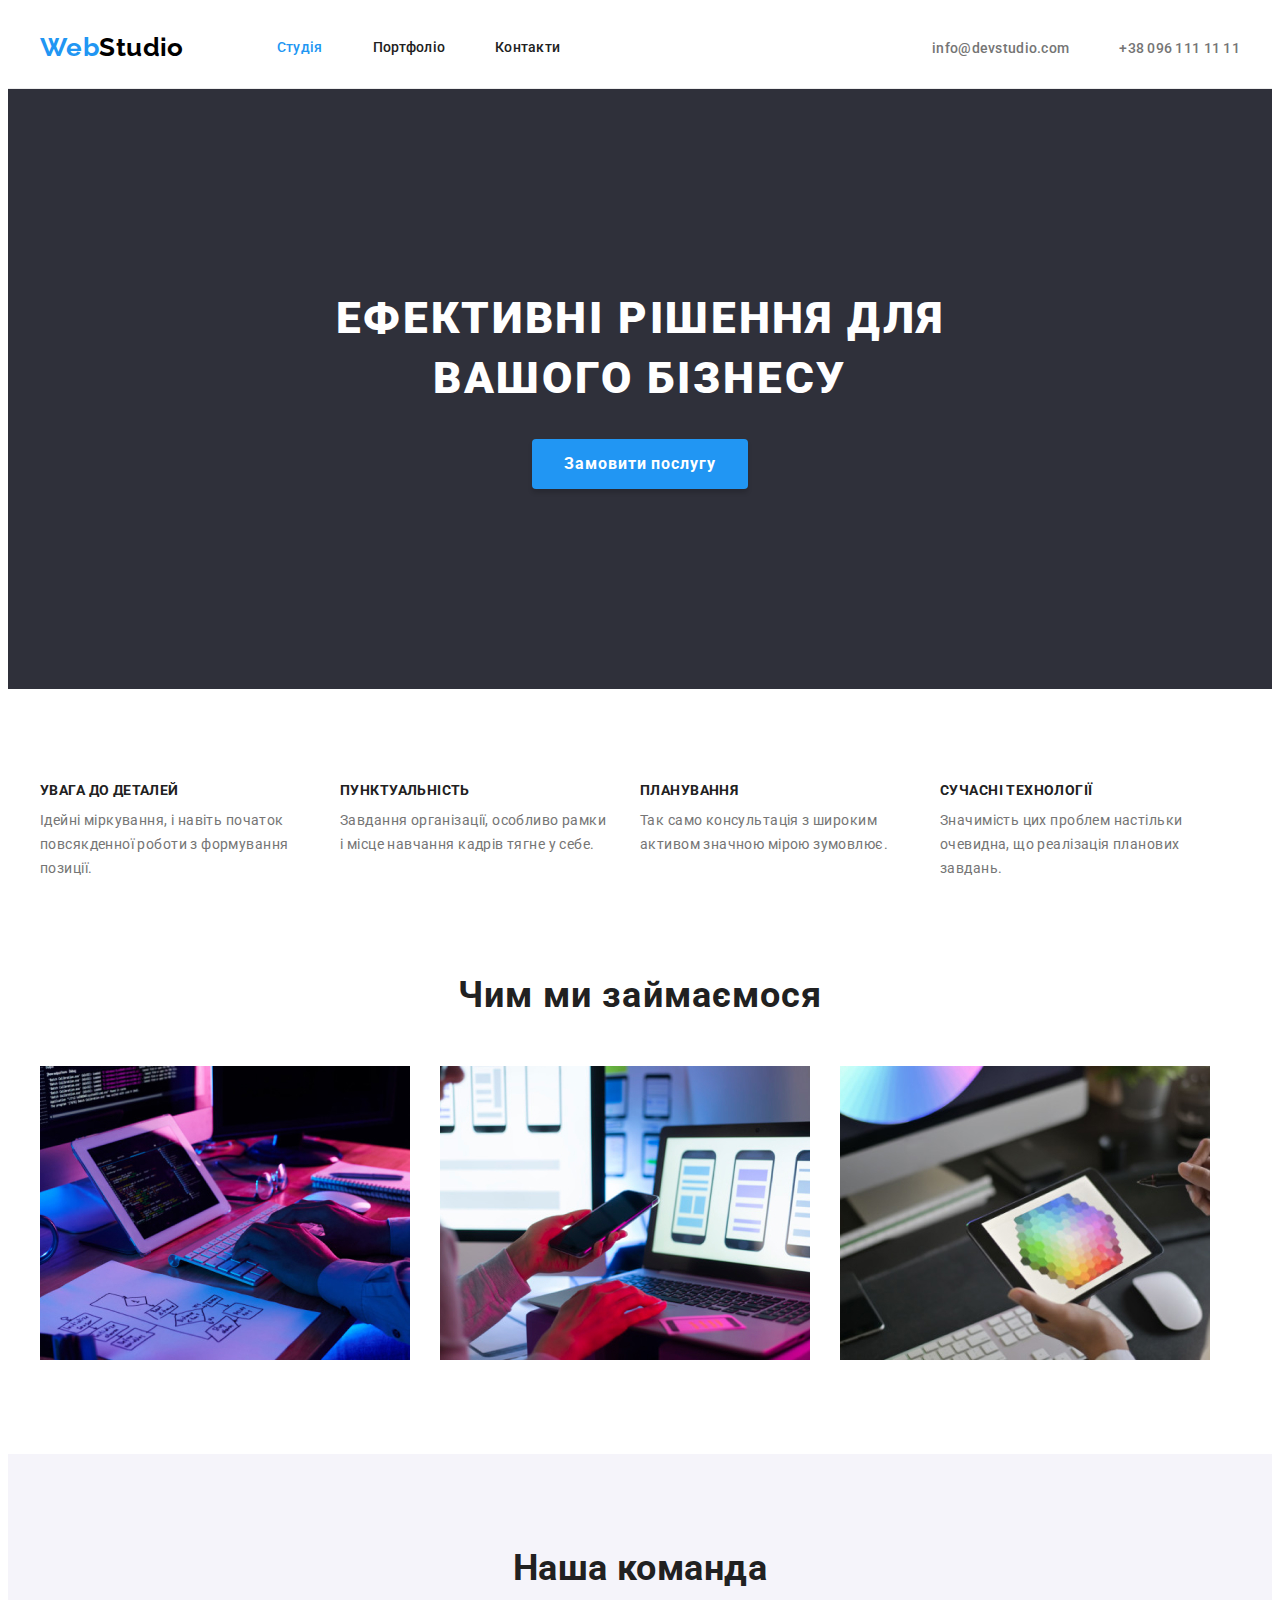
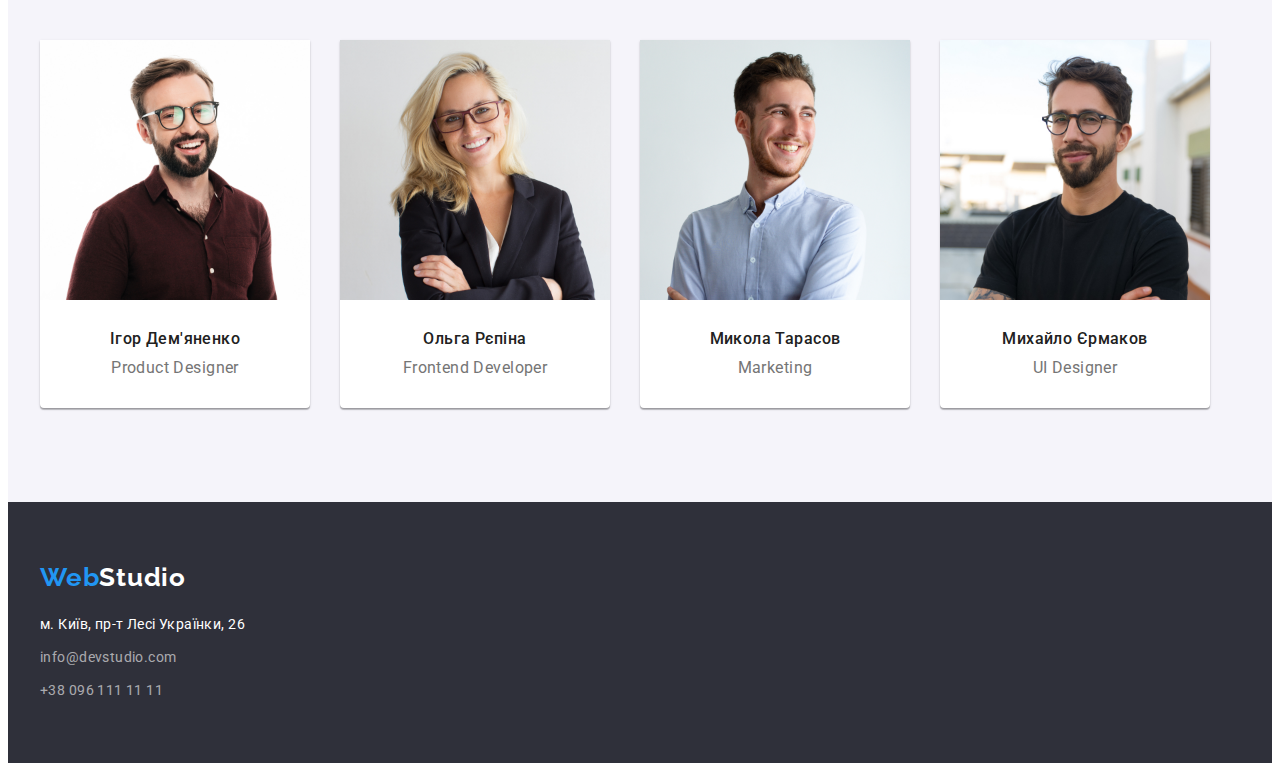
<file: index.html>
<!DOCTYPE html>
<html lang="en">
<head>
    <meta charset="UTF-8">
    <meta http-equiv="X-UA-Compatible" content="IE=edge">
    <meta name="viewport" content="width=device-width, initial-scale=1.0">
    <title>WebStudio</title>
    <link rel="preconnect" href="https://fonts.googleapis.com">
    <link rel="preconnect" href="https://fonts.gstatic.com" crossorigin>
    <link href="https://fonts.googleapis.com/css2?family=Montserrat:wght@400;700&family=Raleway:wght@700&family=Roboto:wght@400;500;700;900&display=swap" rel="stylesheet">
    <link rel="stylesheet" href="https://cdnjs.cloudflare.com/ajax/libs/modern-normalize/1.1.0/modern-normalize.min.css" integrity="sha512-wpPYUAdjBVSE4KJnH1VR1HeZfpl1ub8YT/NKx4PuQ5NmX2tKuGu6U/JRp5y+Y8XG2tV+wKQpNHVUX03MfMFn9Q==" crossorigin="anonymous" referrerpolicy="no-referrer" />
    <link rel="stylesheet" href="./css/style.css">
</head>
<body>
    <header class="header">
        <div class="container main-header">
            <nav class="main-nav">
                <a class="link-logo" href="./index.html"> <span class="word">Web</span>Studio</a>
            <ul class="header-list list">
                <li class="header-details"> 
                    <a class="header-item link current" href="./index.html">Студія</a></li>
                <li class="header-details">
                    <a class="header-item link " href="./portfolio.html">Портфоліо</a></li>
                <li class="header-details"> 
                    <a class="header-item link" href="">Контакти</a></li>
            </ul>
            </nav>
            <ul class="header-connection list">
                 <li class="header-details">
                    <a class="header-contact link" href="mailto:info@devstudio.com">info@devstudio.com</a></li>
                <li>
                    <a class="header-contact link" href="tel:+380961111111">+38 096 111 11 11</a></li>
            </ul>
        </div>
    </header>
<main>
    <section class="hero">
           <div class="container">
            <h1 class="hero-title">Ефективні рішення для вашого бізнесу</h1>
            <button class="hero-button" type="button">Замовити послугу</button>
           </div>
    </section>
    <section class="description">
       <div class="container">
        <h2 class="visually-hidden">Нотатки</h2>
        <ul class="list-item list">
            <li class="description-list">
                <h3 class="description-title">Увага до деталей</h3>
                <p class="description-text">Ідейні міркування, і навіть початок повсякденної роботи з формування позиції.</p>
            </li>
            <li class="description-list">
                <h3 class="description-title">Пунктуальність</h3>
                <p class="description-text">Завдання організації, особливо рамки і місце навчання кадрів тягне у себе.</p>
            </li>
            <li class="description-list">
                <h3 class="description-title">Планування</h3>
                <p class="description-text">Так само консультація з широким активом значною мірою зумовлює.</p>
            </li>
            <li class="description-list">
                <h3 class="description-title">Сучасні технології</h3>
                <p class="description-text">Значимість цих проблем настільки очевидна, що реалізація планових завдань.</p>
            </li>
        </ul>
       </div>
    </section>
    <section class="work">
        <div class="container">
            <h2 class="work-title">Чим ми займаємося</h2>
            <ul class="photo-item list">
                <li class="work-photo">
                    <div class="img">
                        <img src="./img/box1.jpg" alt="розробка сайту" width="370">
                    </div>
                </li>
                <li class="work-photo">
                    <div class="img">
                        <img src="./img/box2.jpg" alt="конфігурація додатку" width="370">
                    </div>
                </li>
                <li class="work-photo">
                    <div class="img">
                        <img src="./img/box3.jpg" alt="дизайнерське оформлення" width="370">
                    </div>
                </li>
            </ul>
        </div>
    </section>
    <section class="team">
       <div class="container">
        <h2 class="team-title">Наша команда</h2>
        <ul class="team-info list">
            <li class="team-list">
                <div class="img">
                    <img src="./img/ihor.jpg" alt="чоловік в бордовій сорочці" width="270">
                </div>
                <div class="team-detais">
                    <h3 class="team-name">Ігор Дем'яненко</h3>
                    <p class="team-text">Product Designer</p>
                </div>
            </li>
            <li class="team-list">
                <img src="./img/olga.jpg" alt="жінка в піджаку" width="270">
                <div class="team-detais">
                    <h3 class="team-name">Ольга Рєпіна</h3>
                    <p class="team-text">Frontend Developer</p>
                </div>
            </li>
            <li class="team-list">
                <div class="img">
                    <img src="./img/mykola.jpg" alt="чоловік у світлій сорочці" width="270">
                </div>
                <div class="team-detais">
                    <h3 class="team-name">Микола Тарасов</h3>
                    <p class="team-text">Marketing</p>
                </div>
            </li>
            <li class="team-list">
                <div class="img">
                    <img src="./img/mykhailo.jpg" alt="чоловік у чорній футболці" width="270">
                </div>
                <div class="team-detais">
                    <h3 class="team-name">Михайло Єрмаков</h3>
                    <p class="team-text">UI Designer</p>
                </div>
            </li>
        </ul>
       </div>
    </section>
</main>
<footer>
   <div class="container">
    <a class="footer-logo" href="./index.html"> <span class="word">Web</span>Studio</a>
    <address class="address">
        <ul class="list">
            <li class="contact-info">
                <a class="adress-street link" href="https://goo.gl/maps/QFb7DLTNwbbbnxzx8" target="_blank"
                    rel="noreferrer noopener">м. Київ, пр-т Лесі Українки, 26</a>
            </li>
            <li class="contact-info"><a class="adress-mail link" href="mailto:info@devstudio.com">info@devstudio.com</a></li>
            <li class="contact-info"><a class="adress-phone link" href="tel:+380961111111">+38 096 111 11 11</a></li>
        </ul>
    </address>
   </div>
</footer>
</body>
</html>
</file>
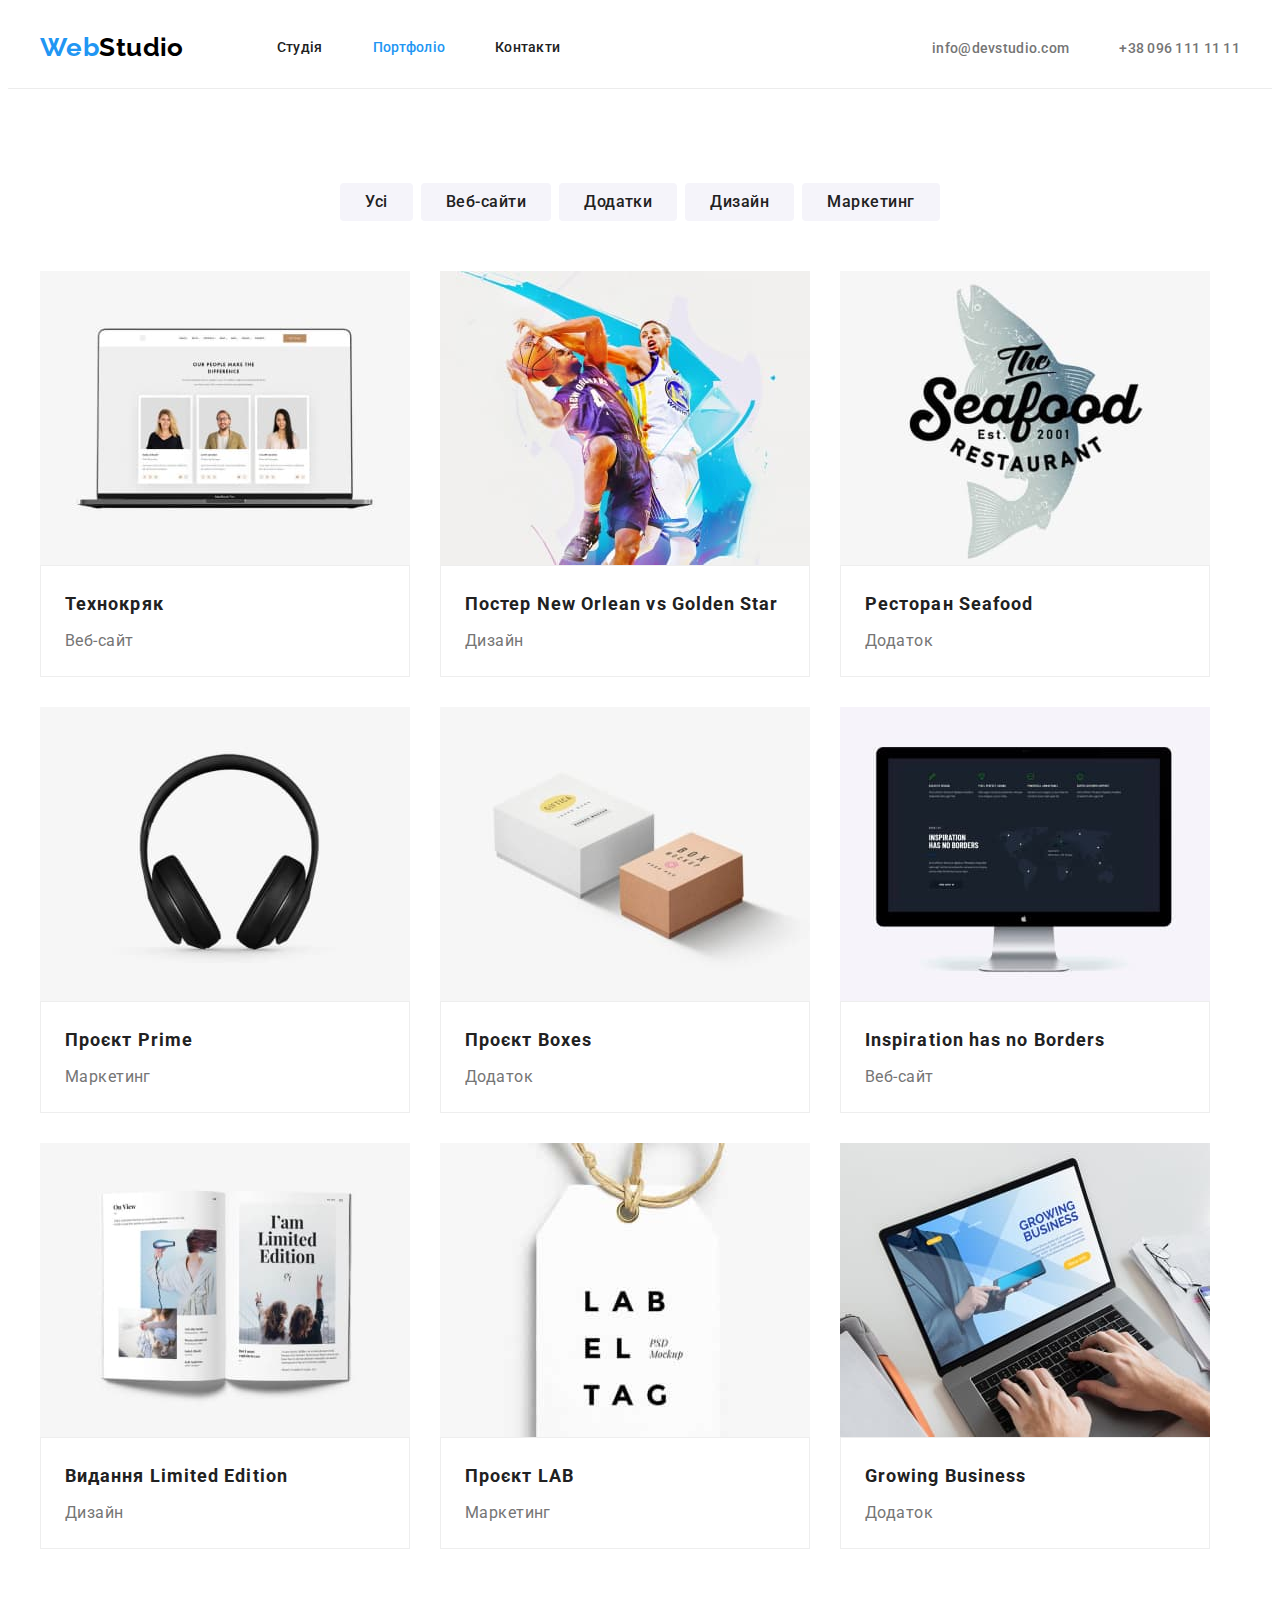
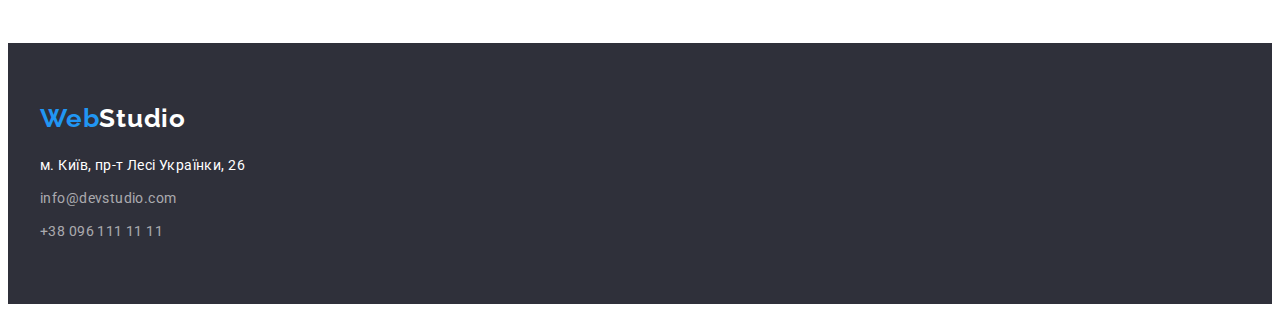
<file: portfolio.html>
<!DOCTYPE html>
<html lang="en">
<head>
    <meta charset="UTF-8">
    <meta http-equiv="X-UA-Compatible" content="IE=edge">
    <meta name="viewport" content="width=device-width, initial-scale=1.0">
    <title>Портфоліо</title>
    <link rel="preconnect" href="https://fonts.googleapis.com">
    <link rel="preconnect" href="https://fonts.gstatic.com" crossorigin>
    <link href="https://fonts.googleapis.com/css2?family=Montserrat:wght@400;700&family=Raleway:wght@700&family=Roboto:wght@400;500;700;900&display=swap" rel="stylesheet">
    <link rel="stylesheet" href="https://cdnjs.cloudflare.com/ajax/libs/modern-normalize/1.1.0/modern-normalize.min.css" integrity="sha512-wpPYUAdjBVSE4KJnH1VR1HeZfpl1ub8YT/NKx4PuQ5NmX2tKuGu6U/JRp5y+Y8XG2tV+wKQpNHVUX03MfMFn9Q==" crossorigin="anonymous" referrerpolicy="no-referrer" />
    <link rel="stylesheet" href="./css/style.css">
</head>
<body>
    <header class="header">
        <div class="container main-header">
            <nav class="main-nav">
                <a class="link-logo" href="./index.html"> <span class="word">Web</span>Studio</a>
                <ul class="header-list list">
                    <li class="header-details">
                        <a class="header-item link " href="./index.html">Студія</a>
                    </li>
                    <li class="header-details">
                        <a class="header-item link current" href="./portfolio.html">Портфоліо</a>
                    </li>
                    <li class="header-details">
                        <a class="header-item link" href="">Контакти</a>
                    </li>
                </ul>
            </nav>
            <ul class="header-connection list">
                <li class="header-details">
                    <a class="header-contact link" href="mailto:info@devstudio.com">info@devstudio.com</a>
                </li>
                <li>
                    <a class="header-contact link" href="tel:+380961111111">+38 096 111 11 11</a>
                </li>
            </ul>
        </div>
    </header>
    </header>
    <main>
        <section class="services">
       <div class="container">
        <h1 class="visually-hidden">Послуги сайту</h1>
        <ul class="option-list list">
            <li class="button-name">
                <button class="button-title" type="button">Усі</button>
            </li>
            <li class="button-name">
                <button class="button-title" type="button">Веб-сайти</button>
            </li>
            <li class="button-name">
                <button class="button-title" type="button">Додатки</button>
            </li>
            <li class="button-name">
                <button class="button-title" type="button">Дизайн</button>
            </li>
            <li class="button-name">
                <button class="button-title" type="button">Маркетинг</button>
            </li>
        </ul>
            <ul class="service-item list">
                <li class="services-info">
                    <img src="./img/img1.jpg" alt="Ноутбук з відкритою інтернет сторінкою" width="370">
                    <div class="services-navigation">
                        <h2 class="services-title">Технокряк</h2>
                        <p class="services-text">Веб-сайт</p>
                    </div>
                </li>
                <li class="services-info" >
                    <img src="./img/img2.jpg" alt="Гравці баскетболу у русі">
                    <div class="services-navigation">
                        <h2 class="services-title">Постер New Orlean vs Golden Star</h2>
                        <p class="services-text">Дизайн</p>
                    </div>
                </li>
                <li class="services-info" >
                    <img src="./img/img3.jpg" alt="Риба - логотип ресторану" width="370">
                    <div class="services-navigation">
                        <h2 class="services-title">Ресторан Seafood</h2>
                        <p class="services-text">Додаток</p>
                    </div>
                </li>
                <li class="services-info" >
                    <img src="./img/img4.jpg" alt="Чорні навушники" width="370">
                    <div class="services-navigation">
                        <h2 class="services-title">Проєкт Prime</h2>
                        <p class="services-text">Маркетинг</p>
                    </div>
                </li>
                <li class="services-info">
                    <img src="./img/img5.jpg" alt="Сіра та коричнева коробки">
                    <div class="services-navigation">
                        <h2 class="services-title">Проєкт Boxes</h2>
                        <p class="services-text">Додаток</p>
                    </div>
                </li>
                <li class="services-info" >
                    <img src="./img/img6.jpg" alt="Монітор комп'ютера з відкритою веб сторінкою" width="370">
                    <div class="services-navigation">
                        <h2 class="services-title">Inspiration has no Borders</h2>
                        <p class="services-text">Веб-сайт</p>
                    </div>
                </li>
                <li class="services-info">
                    <img src="./img/img7.jpg" alt="Відкритий журнал" width="370">
                    <div class="services-navigation">
                        <h2 class="services-title">Видання Limited Edition</h2>
                        <p class="services-text">Дизайн</p>
                    </div>
                </li>
                <li class="services-info">
                    <img src="./img/img8.jpg" alt="Етикетка товару" width="370">
                    <div class="services-navigation">
                        <h2 class="services-title">Проєкт LAB</h2>
                        <p class="services-text">Маркетинг</p>
                    </div>
                </li>
                <li class="services-info">
                    <img src="./img/img9.jpg" alt="Робочий процес на ноутбуці" width="370">
                    <div class="services-navigation">
                        <h2 class="services-title">Growing Business</h2>
                        <p class="services-text">Додаток</p>
                    </div>
                </li>
            </ul>
        </div>
        </section>
    </main>
    <footer>
        <div class="container">
            <a class="footer-logo" href="./index.html"> <span class="word">Web</span>Studio</a>
            <address class="address">
                <ul class="list">
                    <li class="contact-info">
                        <a class="adress-street link" href="https://goo.gl/maps/QFb7DLTNwbbbnxzx8" target="_blank"
                            rel="noreferrer noopener">м. Київ, пр-т Лесі Українки, 26</a>
                    </li>
                    <li class="contact-info"><a class="adress-mail link"
                            href="mailto:info@devstudio.com">info@devstudio.com</a></li>
                    <li class="contact-info"><a class="adress-phone link" href="tel:+380961111111">+38 096 111 11 11</a>
                    </li>
                </ul>
            </address>
        </div>
    </footer>
</body>
</html>
</file>
<file: css/style.css>
:root{
    --main-background: #FFFFFF;
    --main-font: 'Roboto', sans-serif;
    --main-titlet-color: #212121;
    --main-text-color: #757575;
    --main-accent-color: #2196F3;
    --main-photo-background: #EEEEEE;
    --second-logo-color:#000000;
    --button-color: #F5F4FA;
    --color: #FFFFFF 60 %;
    --color-section: #2F303A;
    --line-color: #ECECEC;
}

p, h1, h2, h3, h4, h5, h6{
    margin: 0px;
}

ul{
    margin: 0;
    padding-left: 0px;
}

img{
    display: block;
    max-width: 100%;
    height: auto;
}


body{
    font-family: var(--main-font);
    background: var(--main-background) ;
    color: var(--main-text-color);
    font-size: 14px;
    letter-spacing: 0.03em;
}

.list{
    list-style: none;
}

.link{
    text-decoration: none;
}
 


.visually-hidden {
    position: absolute;
     white-space: nowrap;
     width: 1px;
     height: 1px;
     overflow: hidden;
     border: 0;
     padding: 0;
     clip: rect(0 0 0 0);
     clip-path: inset(50%);
     margin: -1px;
   }
/*Header*/

.container{
    width: 1200px;
    padding-right: 15px;
    padding-left: 15px;
    margin: 0 auto;

}


.header{
    border-bottom: 1px solid var(--line-color);
}
.main-header{
    display: flex;
    
    
}

.link-logo{
    font-family: 'Raleway';
    font-weight: 700;
    font-size: 26px;
    line-height: 1.20;
    color: #000000;
    text-decoration: none;

    margin-right: 93px;
    padding-bottom: 25px;
    padding-top:  24px; 
    
}

.word{
    font-weight: 700;
    font-size: 26px;
    line-height: 1.20;
    color: #2196F3;
    letter-spacing: 0.03em;

}

.main-nav{
    display: flex;
    align-items: center;
}

.header-list{
    display: flex;
    align-items: center;
   

}


.header-item{
    display: block;
    padding-top: 32px;
    padding-bottom: 32px;


    font-weight: 500;
    line-height: 1.14;
    letter-spacing: 0.02em;
    color: var(--main-titlet-color);
    
}

.header-details:not(:last-child){
    margin-right: 50px;
}

.header-item:hover,
.header-item:focus,
.header-contact:hover,
.header-contact:focus{
    color: var(--main-accent-color) ;
}


.header-item:hover, 
.header-item:focus{
    color: var(--main-accent-color);

}

.current{
    color: var(--main-accent-color);
}


.header-connection{
    display: flex;
    align-items: center;
    margin-left: auto;
   

}
.header-contact{
    display: block;
    padding-top: 32px;
    padding-bottom: 32px;

    font-weight: 500;
    line-height: 16px;
    letter-spacing: 0.02em;
    color: var(--main-text-color);
}



/*Main*/

/*hero*/
  
.hero{
    background-color: #2F303A;
    padding-top: 200px;
    padding-bottom: 200px;
    text-align: center;
}



.hero-title{
    width: 696px;
    margin:0 auto;
    margin-bottom: 30px;
    
    
    
    font-family: var(--main-font);
    font-weight: 900;
    font-size: 44px;
    line-height: 1.36;
    text-align: center;
    text-transform: uppercase;
    letter-spacing: 0.06em;
    color: #FFFFFF;
}

.hero-button{
    padding-top: 10px;
    padding-right: 32px;
    padding-bottom: 10px;
    padding-left: 32px;
    

    font-family: var(--main-font);
    font-weight: 700;
    font-size: 16px;
    line-height: 1.87;
    text-align: center;
    color: var(--main-background);
    letter-spacing: 0.06em;
    background-color: var(--main-accent-color);
    box-shadow: 0px 4px 4px rgba(0, 0, 0, 0.15);
    border-radius: 4px;
    cursor: pointer;
    border: none;
}


/*description*/

.description{
    padding-top: 94px;
    padding-bottom: 94px;
}

.list-item{
    display: flex;


}

.description-title{
    margin-bottom: 10px;


    font-weight: 700;
    font-size: 14px;
    line-height: 1.14;
    color: var(--main-titlet-color);
    text-transform: uppercase;

}

.description-list{
    flex-basis: 270px;
}

.description-list:not(:last-child){
    margin-right: 30px;
}

.description-text{
   
    line-height: 1.71;
   
}

/*Work*/

.work{
    padding-bottom: 94px;
}


.photo-item{
    display: flex;
}

.work-photo:not(:last-child){
    margin-right: 30px;
}

.work-photo{
    display: block;
}



.work-title{
    margin-bottom: 50px;

    font-weight: 700;
    font-size: 36px;
    line-height: 1.16;
    text-align: center;
    letter-spacing: 0.03em;
    color: var(--main-titlet-color);
}

/*Team*/
.team{
    background-color: var(--button-color);
    padding-bottom: 94px;
    padding-top: 94px;
}

.team-info{
    display: flex;
}

.team-title{
    margin-bottom: 50px;

    font-weight: 700;
    font-size: 36px;
    line-height: 1.16;
    text-align: center;
    color:var(--main-titlet-color) ;
}

.team-list{
    box-shadow: 0px 1px 3px rgba(0, 0, 0, 0.12), 0px 1px 1px rgba(0, 0, 0, 0.14), 0px 2px 1px rgba(0, 0, 0, 0.2);
    border-radius: 0px 0px 4px 4px;
    background-color: var(--main-background);
}

.team-list:not(:last-child){
    margin-right: 30px;
}

.team-detais{
    padding-top: 30px;
    padding-bottom: 30px;
    text-align: center;
}


.team-name{
    margin-bottom: 10px;

    font-weight: 500;
    font-size: 16px;
    line-height: 1.18;
    color:var(--main-titlet-color) ;
}
.team-text{
    font-weight: 400;
    font-size: 16px;
    line-height: 1.18;
    

}

/*Footer*/

footer{
    background-color:  #2F303A;;
    padding-top: 60px;
    padding-bottom: 60px;
}

.footer-logo{
    font-family: 'Raleway';
    font-weight: 700;
    font-size: 26px;
    line-height: 1.20;
    color: var(--main-background);
    letter-spacing: 0.03em;
    text-decoration: none;
}

.adress-street{
    font-style: normal;
        font-weight: 400;
        font-size: 14px;
        line-height: 1.71;
        letter-spacing: 0.03em;
        color: var(--main-background);
}
 
.address{
    margin-top: 20px;
}

.contact-info:not(:last-child){
    margin-bottom: 9px;
}

 .adress-mail{
    font-style: normal;
    line-height: 1.71;
    color: rgba(255, 255, 255, 0.6);
 }

 .adress-phone{
    font-style: normal;
    line-height: 1.71;
    color: rgba(255, 255, 255, 0.6);
 }

.adress-street:hover, 
.adress-mail:hover,
.adress-phone:hover,
.adress-street:focus,
.adress-mail:focus,
.adress-phone:focus{
    color: var(--main-accent-color);
}       

 /*Portfolio*/

 /*Button*/

.services{
    padding-top: 94px;
    padding-bottom: 94px;
}

.option-list{
    display: flex;
    margin-bottom: 50px;
    justify-content: center;
}

.button-name{
    display: block;    
}

.button-name:not(:last-child){
    margin-right: 8px;
}

.button-title{
    display: block;
    align-items: center;
    padding-top: 6px;
    padding-right: 25px;
    padding-bottom: 6px;
    padding-left: 25px;
    

    font-family: var(--main-font);
    font-weight: 500;
    font-size: 16px;
    line-height:1.62;
    text-align: center;
    letter-spacing: 0.03em;
    color: var(--main-titlet-color);
    background: var(--button-color);
    border: none;
    border-radius: 4px;
    border-color: transparent;
}
 
 
.button-title{
    cursor: pointer;
}

 .button-title:hover,
 .button-title:focus{
    color: var(--main-background);
    background: var(--main-accent-color);
 }

 /*Services*/

.services{
    padding-bottom: 94px;

}

.service-item{
    display: flex;
    flex-wrap: wrap;
}

.services-info{
    width: 370px;
    margin-right: 30px;
    margin-bottom: 30px;

}

.services-info:nth-child(3n){
    margin-right: 0;
}

.services-info:nth-last-child(-n + 3){
    margin-bottom: 0px;
}

.services-title{
    margin-bottom: 4px;



    font-weight: 700;
    font-size: 18px;
    line-height: 2.00;
    letter-spacing: 0.06em;
    color: var(--main-titlet-color);
 }

.services-text{
    font-size: 16px;
    line-height: 1.87;
    color: var(--main-text-color);
 }

 .services-navigation{
    padding-top: 20px;
    padding-right: 24px;
    padding-bottom: 20px;
    padding-left: 24px;

    border: 1px solid var(--main-photo-background);
 }
</file>
